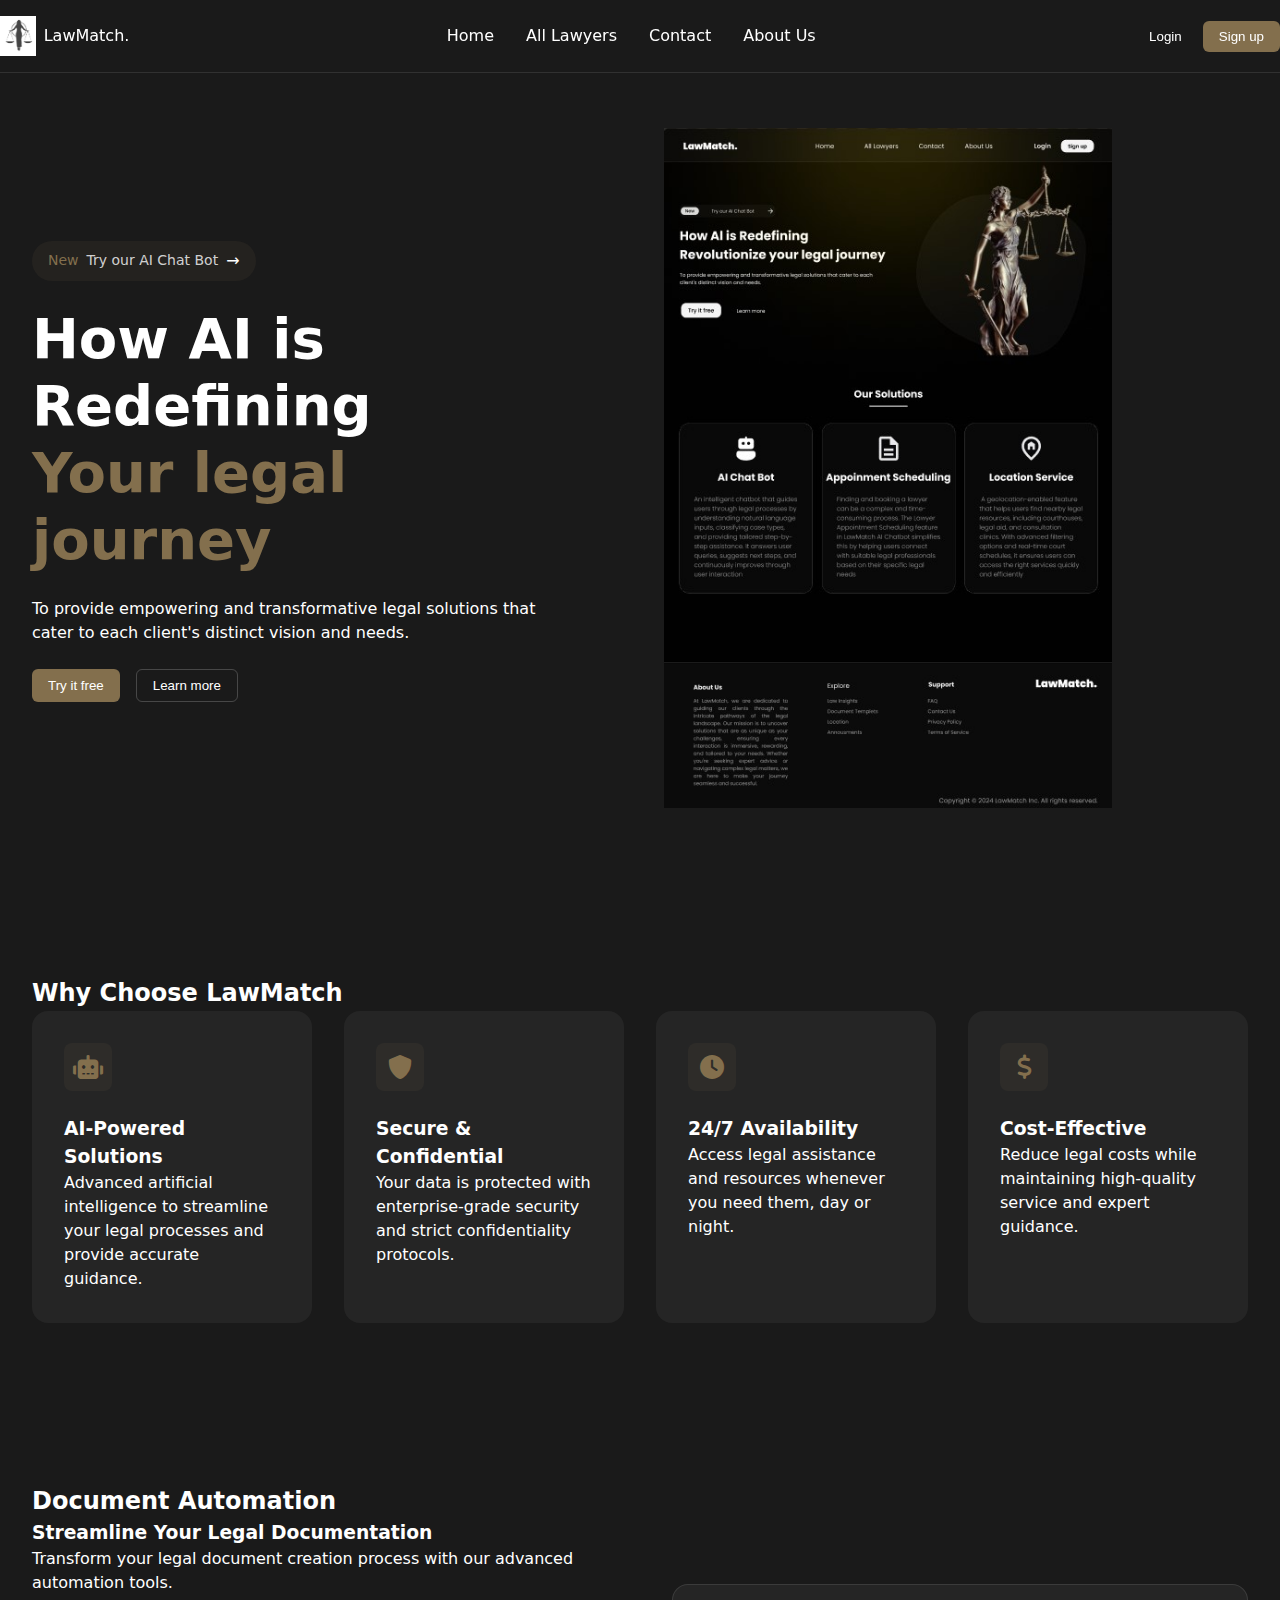
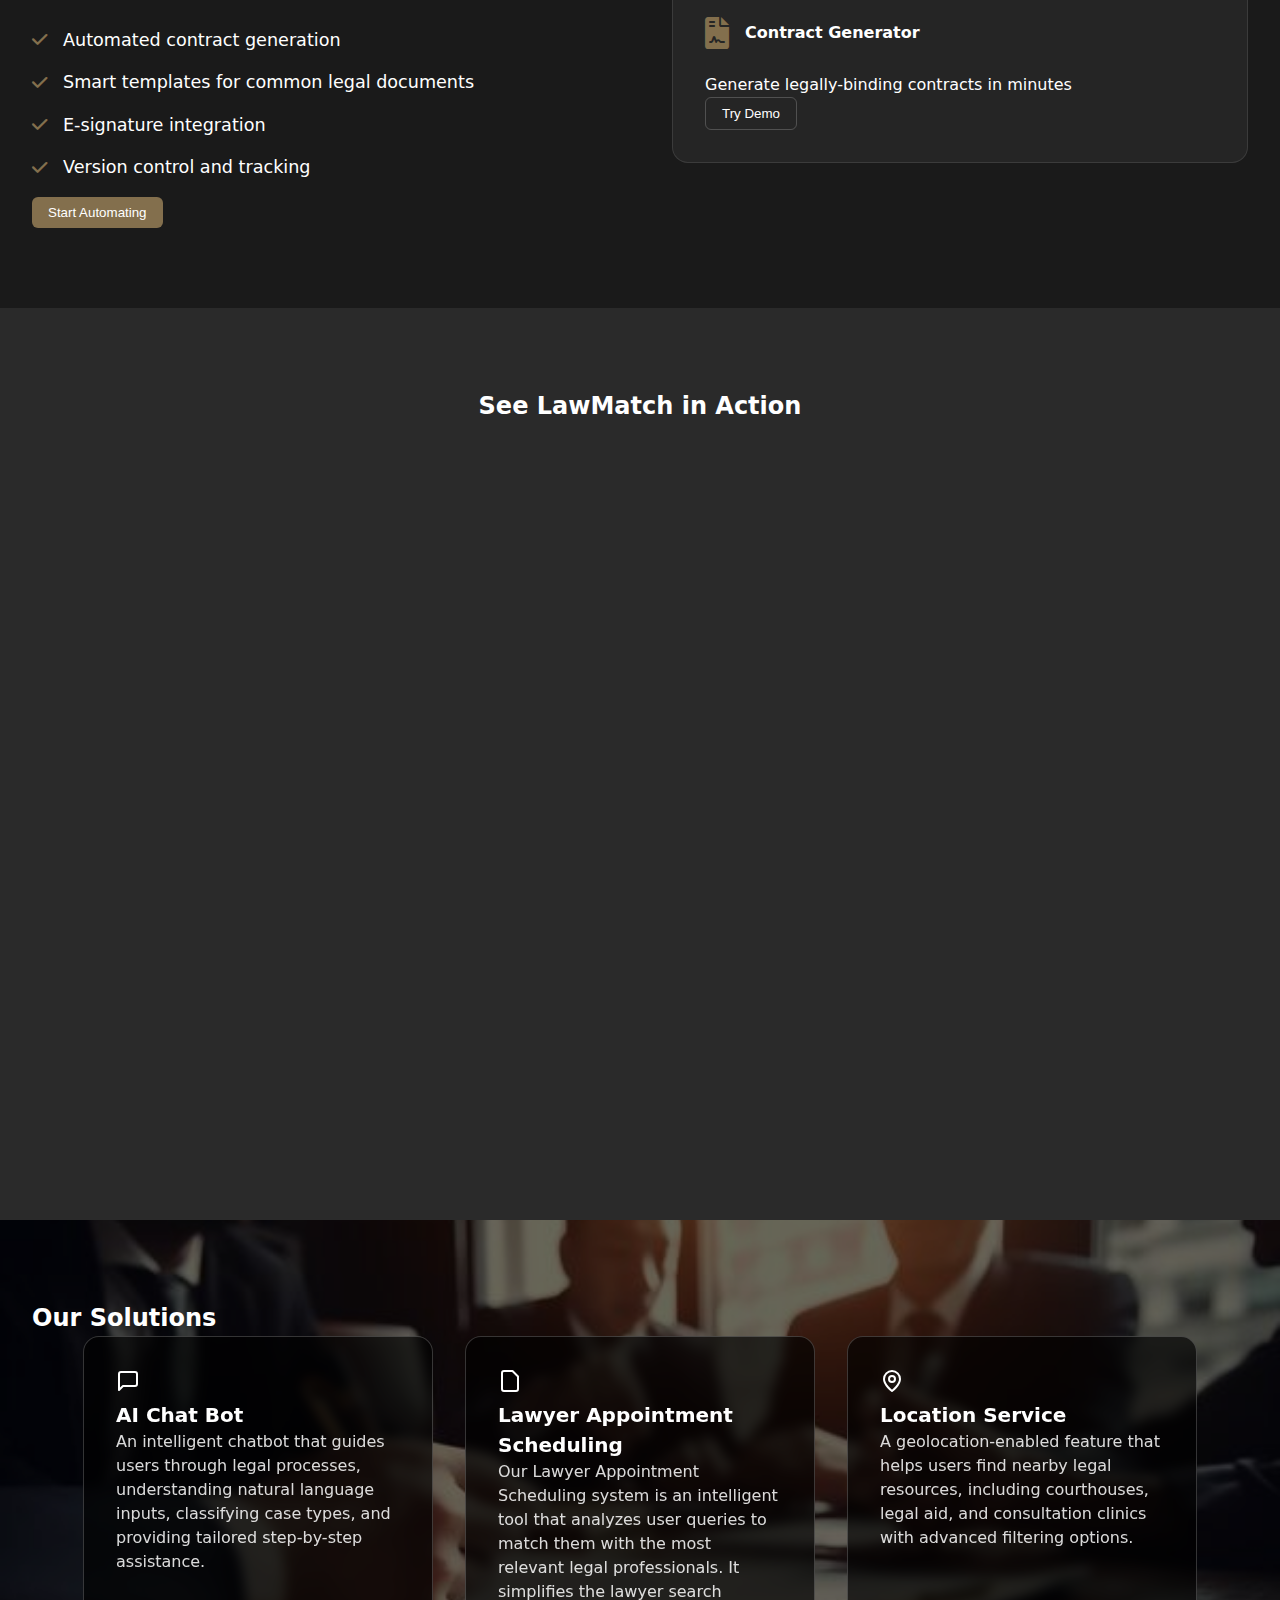
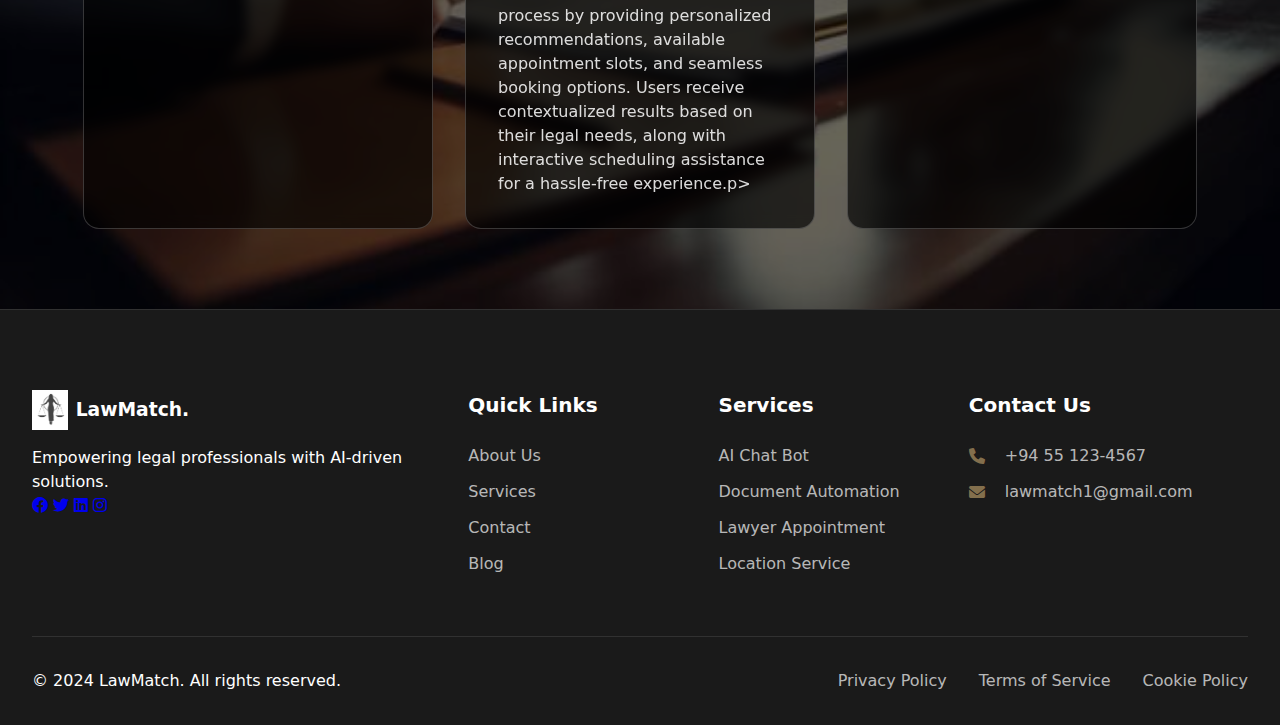
<file: index.html>
<!DOCTYPE html>
<html lang="en">
<head>
    <meta charset="UTF-8">
    <meta name="viewport" content="width=device-width, initial-scale=1.0">
    <title>LawMatch</title>
    <link rel="stylesheet" href="styles.css">
    <link rel="stylesheet" href="https://cdnjs.cloudflare.com/ajax/libs/font-awesome/6.0.0/css/all.min.css">
</head>
<body>
    <!-- Header -->
    <header class="header">
        <nav class="container">
            <div class="logo">
                <img src="logo.jpg" alt="LawMatch Logo" class="nav-logo">
                LawMatch.
            </div>
            <div class="nav-links">
                <a href="#">Home</a>
                <a href="#">All Lawyers</a>
                <a href="#">Contact</a>
                <a href="about-us.html">About Us</a>
            </div>
            <div class="auth-buttons">
                <button class="btn btn-ghost" onclick="openModal('loginModal')">Login</button>
                <button class="btn btn-accent" onclick="openModal('signupModal')">Sign up</button>
            </div>
        </nav>
    </header>

    <!-- Hero Section -->
    <section class="hero">
        <div class="container">
            <div class="hero-content">
                <div class="hero-text fade-in">
                    <div class="badge">
                        <span class="badge-accent">New</span>
                        <span class="badge-text">Try our AI Chat Bot</span>
                        <span class="badge-arrow">→</span>
                    </div>
                    <h1>
                        How AI is Redefining<br>
                        <span class="accent">Your legal journey</span>
                    </h1>
                    <p>
                        To provide empowering and transformative legal solutions that cater to each client's distinct vision and needs.
                    </p>
                    <div class="hero-buttons">
                        <button class="btn btn-accent">Try it free</button>
                        <button class="btn btn-outline">Learn more</button>
                    </div>
                </div>
                <div class="hero-image fade-in">
                    <img src="S.jpg" alt="Justice Statue">
                </div>
            </div>
        </div>
    </section>



    <!-- Why Choose LawMatch Section -->
    <section class="why-choose">
        <div class="container">
            <h2>Why Choose LawMatch</h2>
            <div class="features-grid">
                <div class="feature-card fade-in">
                    <div class="feature-icon">
                        <i class="fas fa-robot"></i>
                    </div>
                    <h3>AI-Powered Solutions</h3>
                    <p>Advanced artificial intelligence to streamline your legal processes and provide accurate guidance.</p>
                </div>
                <div class="feature-card fade-in">
                    <div class="feature-icon">
                        <i class="fas fa-shield-alt"></i>
                    </div>
                    <h3>Secure & Confidential</h3>
                    <p>Your data is protected with enterprise-grade security and strict confidentiality protocols.</p>
                </div>
                <div class="feature-card fade-in">
                    <div class="feature-icon">
                        <i class="fas fa-clock"></i>
                    </div>
                    <h3>24/7 Availability</h3>
                    <p>Access legal assistance and resources whenever you need them, day or night.</p>
                </div>
                <div class="feature-card fade-in">
                    <div class="feature-icon">
                        <i class="fas fa-dollar-sign"></i>
                    </div>
                    <h3>Cost-Effective</h3>
                    <p>Reduce legal costs while maintaining high-quality service and expert guidance.</p>
                </div>
            </div>
        </div>
    </section>

    <!-- Document Automation Section -->
    <section class="document-automation">
        <div class="container">
            <h2>Document Automation</h2>
            <div class="automation-content">
                <div class="automation-text fade-in">
                    <h3>Streamline Your Legal Documentation</h3>
                    <p>Transform your legal document creation process with our advanced automation tools.</p>
                    <ul class="automation-features">
                        <li><i class="fas fa-check"></i> Automated contract generation</li>
                        <li><i class="fas fa-check"></i> Smart templates for common legal documents</li>
                        <li><i class="fas fa-check"></i> E-signature integration</li>
                        <li><i class="fas fa-check"></i> Version control and tracking</li>
                    </ul>
                    <button class="btn btn-accent mt-4">Start Automating</button>
                </div>
                <div class="automation-demo fade-in">
                    <div class="demo-card">
                        <div class="demo-header">
                            <i class="fas fa-file-contract"></i>
                            <h4>Contract Generator</h4>
                        </div>
                        <div class="demo-content">
                            <p>Generate legally-binding contracts in minutes</p>
                            <button class="btn btn-outline">Try Demo</button>
                        </div>
                    </div>
                </div>
            </div>
        </div>
    </section>

    <!-- Marketing Video Section -->
    <section class="video-section">
        <div class="container">
            <div class="video-container fade-in">
                <h2>See LawMatch in Action</h2>
                <div class="video-wrapper">
                    <iframe width="560" height="315" src="https://www.youtube.com/embed/cotvClgeP7M?si=1J3O_wvf5ZfSzc0O" title="YouTube video player" frameborder="0" allow="accelerometer; autoplay; clipboard-write; encrypted-media; gyroscope; picture-in-picture; web-share" referrerpolicy="strict-origin-when-cross-origin" allowfullscreen></iframe>
                </div>
            </div>
        </div>
    </section>

    <!-- Solutions Section -->
    <section class="solutions">
        <div class="overlay"></div>
        <div class="container">
            <h2>Our Solutions</h2>
            <div class="solutions-grid">
                <div class="solution-card fade-in">
                    <div class="solution-icon">
                        <svg xmlns="http://www.w3.org/2000/svg" width="24" height="24" viewBox="0 0 24 24" fill="none" stroke="currentColor" stroke-width="2" stroke-linecap="round" stroke-linejoin="round"><path d="M21 15a2 2 0 0 1-2 2H7l-4 4V5a2 2 0 0 1 2-2h14a2 2 0 0 1 2 2z"/></svg>
                    </div>
                    <h3>AI Chat Bot</h3>
                    <p>An intelligent chatbot that guides users through legal processes, understanding natural language inputs, classifying case types, and providing tailored step-by-step assistance.</p>
                </div>
                <div class="solution-card fade-in">
                    <div class="solution-icon">
                        <svg xmlns="http://www.w3.org/2000/svg" width="24" height="24" viewBox="0 0 24 24" fill="none" stroke="currentColor" stroke-width="2" stroke-linecap="round" stroke-linejoin="round"><path d="M14.5 2H6a2 2 0 0 0-2 2v16a2 2 0 0 0 2 2h12a2 2 0 0 0 2-2V7.5L14.5 2z"/></svg>
                    </div>
                    <h3>Lawyer Appointment Scheduling</h3>
                    <p>Our Lawyer Appointment Scheduling system is an intelligent tool that analyzes user queries to match them with the most relevant legal professionals. It simplifies the lawyer search process by providing personalized recommendations, available appointment slots, and seamless booking options. Users receive contextualized results based on their legal needs, along with interactive scheduling assistance for a hassle-free experience.p>
                </div>
                <div class="solution-card fade-in">
                    <div class="solution-icon">
                        <svg xmlns="http://www.w3.org/2000/svg" width="24" height="24" viewBox="0 0 24 24" fill="none" stroke="currentColor" stroke-width="2" stroke-linecap="round" stroke-linejoin="round"><path d="M20 10c0 6-8 12-8 12s-8-6-8-12a8 8 0 0 1 16 0Z"/><circle cx="12" cy="10" r="3"/></svg>
                    </div>
                    <h3>Location Service</h3>
                    <p>A geolocation-enabled feature that helps users find nearby legal resources, including courthouses, legal aid, and consultation clinics with advanced filtering options.</p>
                </div>
            </div>
        </div>
    </section>

    <!-- Enhanced Footer -->
    <footer class="footer">
        <div class="container">
            <div class="footer-content">
                <div class="footer-section">
                    <div class="footer-logo">
                        <img src="logo.jpg" alt="LawMatch Logo" class="footer-logo-img">
                        <h3>LawMatch.</h3>
                    </div>
                    <p>Empowering legal professionals with AI-driven solutions.</p>
                    <div class="social-links">
                        <a href="https://facebook.com" target="_blank"><i class="fab fa-facebook"></i></a>
                        <a href="https://twitter.com" target="_blank"><i class="fab fa-twitter"></i></a>
                        <a href="https://linkedin.com" target="_blank"><i class="fab fa-linkedin"></i></a>
                        <a href="https://www.instagram.com/lawmatch.lk?igsh=bDF6a2swemYzZTBz&utm_source=qr" target="_blank"><i class="fab fa-instagram"></i></a>
                    </div>
                </div>
                <div class="footer-section">
                    <h4>Quick Links</h4>
                    <ul>
                        <li><a href="#">About Us</a></li>
                        <li><a href="#">Services</a></li>
                        <li><a href="#">Contact</a></li>
                        <li><a href="#">Blog</a></li>
                    </ul>
                </div>
                <div class="footer-section">
                    <h4>Services</h4>
                    <ul>
                        <li><a href="#">AI Chat Bot</a></li>
                        <li><a href="#">Document Automation</a></li>
                        <li><a href="#">Lawyer Appointment</a></li>
                        <li><a href="#">Location Service</a></li>
                    </ul>
                </div>
                <div class="footer-section">
                    <h4>Contact Us</h4>
                    <ul class="contact-info">
                        <li><i class="fas fa-phone"></i> +94 55 123-4567</li>
                        <li><i class="fas fa-envelope"></i> lawmatch1@gmail.com</li>
                        
                    </ul>
                </div>
            </div>
            <div class="footer-bottom">
                <p>&copy; 2024 LawMatch. All rights reserved.</p>
                <div class="footer-links">
                    <a href="#">Privacy Policy</a>
                    <a href="#">Terms of Service</a>
                    <a href="#">Cookie Policy</a>
                </div>
            </div>
        </div>
    </footer>

    <!-- Login Modal -->
    <div id="loginModal" class="modal">
        <div class="modal-content">
            <span class="close" onclick="closeModal('loginModal')">&times;</span>
            <h2>Login</h2>
            <form id="loginForm" class="auth-form">
                <input type="email" placeholder="Email" required>
                <input type="password" placeholder="Password" required>
                <button type="submit" class="btn btn-accent">Login</button>
                <div class="social-auth">
                    <button type="button" class="btn btn-outline social-btn">
                        <i class="fab fa-google"></i> Continue with Google
                    </button>
                    <button type="button" class="btn btn-outline social-btn">
                        <i class="fab fa-facebook"></i> Continue with Facebook
                    </button>
                </div>
            </form>
        </div>
    </div>

    <!-- Signup Modal -->
    <div id="signupModal" class="modal">
        <div class="modal-content">
            <span class="close" onclick="closeModal('signupModal')">&times;</span>
            <h2>Sign Up</h2>
            <form id="signupForm" class="auth-form">
                <input type="text" placeholder="Full Name" required>
                <input type="email" placeholder="Email" required>
                <input type="password" placeholder="Password" required>
                <input type="password" placeholder="Confirm Password" required>
                <button type="submit" class="btn btn-accent">Sign Up</button>
                <div class="social-auth">
                    <button type="button" class="btn btn-outline social-btn">
                        <i class="fab fa-google"></i> Continue with Google
                    </button>
                    <button type="button" class="btn btn-outline social-btn">
                        <i class="fab fa-facebook"></i> Continue with Facebook
                    </button>
                </div>
            </form>
        </div>
    </div>




    <script src="script.js"></script>
</body>
</html>
</file>
<file: styles.css>
:root {
    --primary: #1a1a1a;
    --secondary: #2a2a2a;
    --accent: #836f4d;
    --white: #ffffff;
}

* {
    margin: 0;
    padding: 0;
    box-sizing: border-box;
}

body {
    font-family: system-ui, -apple-system, sans-serif;
    background-color: var(--primary);
    color: var(--white);
    line-height: 1.5;
}

.container {
    max-width: 1400px;
    margin: 0 auto;
    padding: 0 2rem;
}

/* Modal Styles */
.modal {
    display: none;
    position: fixed;
    top: 0;
    left: 0;
    width: 100%;
    height: 100%;
    background-color: rgba(0, 0, 0, 0.5);
    justify-content: center;
    align-items: center;
    z-index: 1000;
}

.modal-content {
    background-color: white;
    padding: 2rem;
    border-radius: 8px;
    width: 400px;
    text-align: center;
}

.close-btn {
    position: absolute;
    top: 10px;
    right: 15px;
    font-size: 30px;
    color: #333;
    cursor: pointer;
}

input {
    width: 80%;
    padding: 8px;
    margin: 10px 0;
    border-radius: 4px;
    border: 1px solid #ccc;
}

button {
    padding: 10px 20px;
    background-color: #836f4d;
    color: white;
    border: none;
    border-radius: 4px;
    cursor: pointer;
}

button:hover {
    background-color: #726040;
} 

/* Header Styles */
.header {
    position: fixed;
    top: 0;
    width: 100%;
    z-index: 50;
    background-color: rgba(26, 26, 26, 0.95);
    backdrop-filter: blur(8px);
    border-bottom: 1px solid rgba(255, 255, 255, 0.1);
}

.header nav {
    display: flex;
    justify-content: space-between;
    align-items: center;
    padding: 1rem 0;
}

.nav-logo {
    height: 2.5rem;
    width: auto;
    margin-right: 0.5rem;
}

.logo {
    display: flex;
    align-items: center;
}

.nav-links {
    display: none;
}

.nav-links a {
    color: var(--white);
    text-decoration: none;
    margin: 0 1rem;
    transition: color 0.3s;
}

.nav-links a:hover {
    color: rgba(131, 111, 77, 0.9);
}

/* Button Styles */
.btn {
    padding: 0.5rem 1rem;
    border-radius: 0.375rem;
    font-weight: 500;
    cursor: pointer;
    transition: all 0.3s;
    border: none;
}

.btn-accent {
    background-color: var(--accent);
    color: var(--white);
}

.btn-accent:hover {
    background-color: rgba(131, 111, 77, 0.9);
}

.btn-ghost {
    background: transparent;
    color: var(--white);
}

.btn-ghost:hover {
    color: rgba(131, 111, 77, 0.9);
}

.btn-outline {
    background: transparent;
    border: 1px solid rgba(255, 255, 255, 0.2);
    color: var(--white);
}

.btn-outline:hover {
    background: rgba(255, 255, 255, 0.05);
}

/* Hero Section */
.hero {
    padding-top: 8rem;
    padding-bottom: 5rem;
}

.hero-content {
    display: grid;
    gap: 3rem;
    align-items: center;
}

.hero-text {
    max-width: 32rem;
}

.badge {
    display: inline-flex;
    align-items: center;
    padding: 0.5rem 1rem;
    background-color: rgba(131, 111, 77, 0.1);
    border-radius: 9999px;
    margin-bottom: 1.5rem;
}

.badge-accent {
    color: var(--accent);
    font-weight: 500;
    font-size: 0.875rem;
}

.badge-text {
    margin-left: 0.5rem;
    color: rgba(255, 255, 255, 0.8);
    font-size: 0.875rem;
}

.badge-arrow {
    margin-left: 0.5rem;
}

h1 {
    font-size: 2.5rem;
    line-height: 1.2;
    margin-bottom: 1.5rem;
}

h1 .accent {
    color: var(--accent);
}

.hero-buttons {
    display: flex;
    gap: 1rem;
    margin-top: 1.5rem;
}

.hero-image img {
    width: 100%;
    max-width: 28rem;
    height: auto;
    margin: 0 auto;
}

.solutions {
    position: relative; /* Ensure overlay works */
    background-color: var(--secondary);
    padding: 5rem 0;
    background-image: url('header_img.png');
    background-position: center;
    background-size: cover;
}

.solutions::before {
    content: "";
    position: absolute;
    top: 0;
    left: 0;
    width: 100%;
    height: 100%;
    background: rgba(0, 0, 0, 0.6); /* Increase opacity to darken */
    z-index: 1;
}

.solutions * {
    position: relative;
    z-index: 2; /* Ensures content stays above overlay */
}

.solution-card {
    background: rgba(0, 0, 0, 0.65); /* Darker for better contrast */
    backdrop-filter: blur(6px);
    border: 1px solid rgba(255, 255, 255, 0.2);
    padding: 2rem;
    border-radius: 1rem;
    transition: transform 0.3s, box-shadow 0.3s;
    width: 350px; /* Set a fixed width for consistency */
}



.solution-card:hover {
    transform: translateY(-4px);
    box-shadow: 0px 4px 15px rgba(0, 0, 0, 0.3);
}

.solution-card h3 {
    font-size: 1.25rem;
    color: #fff; /* Ensure text is fully white */
}

.solution-card p {
    color: rgba(255, 255, 255, 0.85); /* More contrast */
}

.solutions-grid {
    display: flex; /* Aligns items in a row */
    gap: 2rem; /* Space between cards */
    justify-content: center; /* Centers cards horizontally */
    flex-wrap: wrap; /* Ensures responsiveness */
}



/* Why Choose Section */
.why-choose {
    padding: 5rem 0;
    background-color: var(--primary);
}

.features-grid {
    display: grid;
    gap: 2rem;
    grid-template-columns: repeat(auto-fit, minmax(250px, 1fr));
}

.feature-card {
    padding: 2rem;
    background-color: rgba(255, 255, 255, 0.05);
    border-radius: 1rem;
    transition: transform 0.3s;
}

.feature-card:hover {
    transform: translateY(-4px);
}

.feature-icon {
    width: 3rem;
    height: 3rem;
    display: flex;
    align-items: center;
    justify-content: center;
    background-color: rgba(131, 111, 77, 0.1);
    border-radius: 0.5rem;
    margin-bottom: 1.5rem;
    font-size: 1.5rem;
    color: var(--accent);
}

/* Video Section */
.video-section {
    padding: 5rem 0;
    background-color: var(--secondary);
}

.video-container {
    text-align: center;
}

.video-wrapper {
    margin-top: 2rem;
    position: relative;
    padding-bottom: 56.25%;
    height: 0;
    overflow: hidden;
    max-width: 800px;
    margin-left: auto;
    margin-right: auto;
}

.video-wrapper iframe {
    position: absolute;
    top: 0;
    left: 0;
    width: 100%;
    height: 100%;
    border-radius: 1rem;
}

/* Document Automation Section */
.document-automation {
    padding: 5rem 0;
    background-color: var(--primary);
}

.automation-content {
    display: grid;
    grid-template-columns: 1fr 1fr;
    gap: 4rem;
    align-items: center;
}

.automation-features {
    list-style: none;
    margin-top: 2rem;
}

.automation-features li {
    display: flex;
    align-items: center;
    margin-bottom: 1rem;
    font-size: 1.1rem;
}

.automation-features i {
    color: var(--accent);
    margin-right: 1rem;
}

.demo-card {
    background-color: rgba(255, 255, 255, 0.05);
    border-radius: 1rem;
    padding: 2rem;
    border: 1px solid rgba(255, 255, 255, 0.1);
    transition: transform 0.3s, box-shadow 0.3s;
}

.demo-card:hover {
    transform: translateY(-8px);
    box-shadow: 0 8px 24px rgba(0, 0, 0, 0.2);
}

.demo-header {
    display: flex;
    align-items: center;
    margin-bottom: 1.5rem;
}

.demo-header i {
    font-size: 2rem;
    color: var(--accent);
    margin-right: 1rem;
}

/* Enhanced Footer Styles */
.footer {
    background-color: var(--primary);
    padding: 5rem 0 2rem;
    border-top: 1px solid rgba(255, 255, 255, 0.1);
}

.footer-content {
    display: grid;
    grid-template-columns: 2fr 1fr 1fr 1.5fr;
    gap: 4rem;
    margin-bottom: 3rem;
}

.footer-logo {
    display: flex;
    align-items: center;
    margin-bottom: 1rem;
}

.footer-logo-img {
    height: 2.5rem;
    width: auto;
    margin-right: 0.5rem;
}

.footer-section h4 {
    font-size: 1.25rem;
    margin-bottom: 1.5rem;
    color: var(--white);
}

.footer-section ul {
    list-style: none;
}

.footer-section ul li {
    margin-bottom: 0.75rem;
}

.footer-section ul a {
    color: rgba(255, 255, 255, 0.7);
    text-decoration: none;
    transition: color 0.3s;
}

.footer-section ul a:hover {
    color: var(--accent);
}

.contact-info li {
    display: flex;
    align-items: center;
    color: rgba(255, 255, 255, 0.7);
}

.contact-info i {
    color: var(--accent);
    margin-right: 0.75rem;
    width: 1.5rem;
}

.footer-bottom {
    padding-top: 2rem;
    border-top: 1px solid rgba(255, 255, 255, 0.1);
    display: flex;
    justify-content: space-between;
    align-items: center;
}

.footer-links {
    display: flex;
    gap: 2rem;
}

.footer-links a {
    color: rgba(255, 255, 255, 0.7);
    text-decoration: none;
    transition: color 0.3s;
}

.footer-links a:hover {
    color: var(--accent);
}

/* Enhanced Hover Effects */
.solution-card,
.feature-card,
.demo-card {
    cursor: pointer;
    transition: all 0.3s ease;
}

.solution-card:hover,
.feature-card:hover {
    transform: translateY(-8px);
    box-shadow: 0 8px 24px rgba(0, 0, 0, 0.2);
    background-color: rgba(255, 255, 255, 0.08);
}

/* Media Queries */
@media (min-width: 768px) {
    .nav-links {
        display: flex;
    }

    .hero-content {
        grid-template-columns: 1fr 1fr;
    }

    h1 {
        font-size: 3.5rem;
    }

    .solutions-grid {
        grid-template-columns: repeat(3, 1fr);
    }
}

@media (max-width: 1024px) {
    .footer-content {
        grid-template-columns: 1fr 1fr;
        gap: 3rem;
    }
}

@media (max-width: 768px) {
    .automation-content {
        grid-template-columns: 1fr;
        gap: 2rem;
    }

    .footer-content {
        grid-template-columns: 1fr;
        gap: 2rem;
    }

    .footer-bottom {
        flex-direction: column;
        text-align: center;
        gap: 1rem;
    }

    .footer-links {
        flex-direction: column;
        gap: 1rem;
    }
}
</file>
